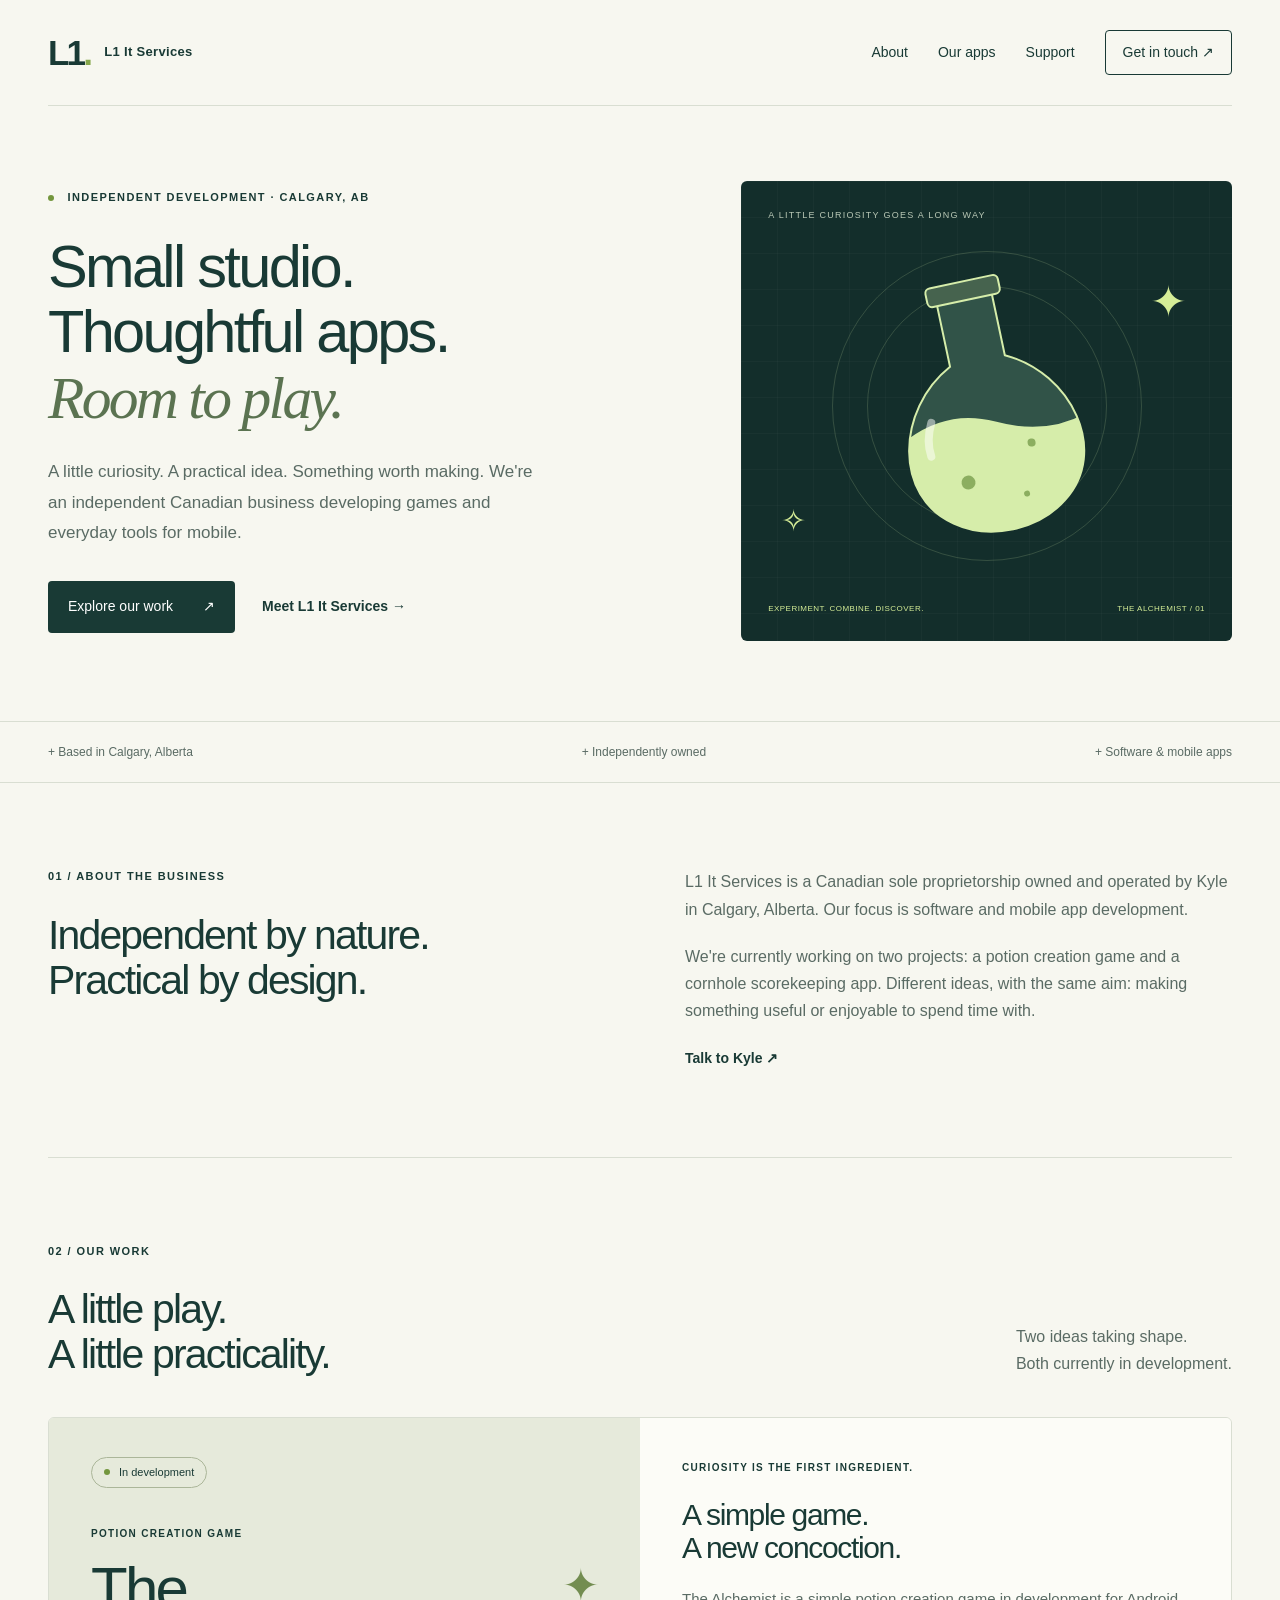
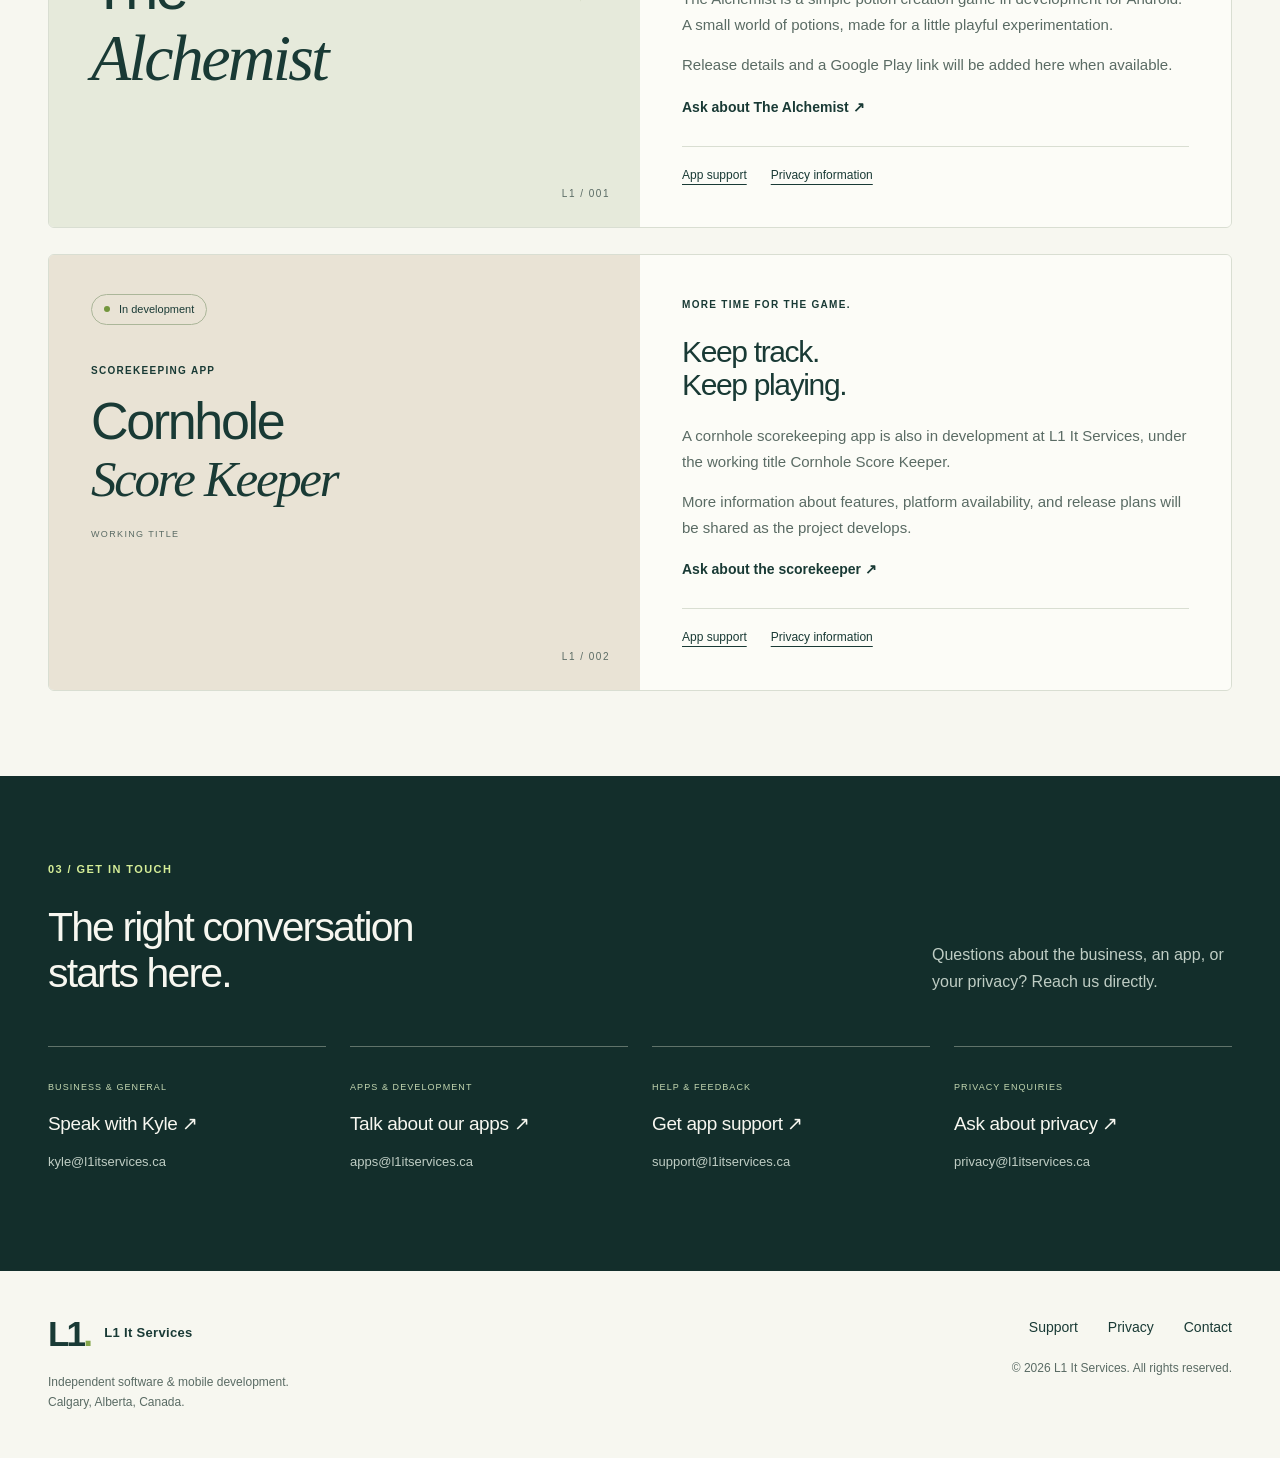
<file: index.html>
<!doctype html>
<html lang="en-CA">
<head><meta charset="utf-8"><meta name="viewport" content="width=device-width, initial-scale=1"><title>L1 It Services | Independent app development · Calgary</title><meta name="description" content="L1 It Services is an independent software and mobile app business in Calgary, Alberta, Canada. Discover our projects and contact us for app support."><meta name="theme-color" content="#183b35"><link rel="stylesheet" href="styles.css"><link rel="icon" href="favicon.svg" type="image/svg+xml"></head>
<body><a class="skip" href="#main">Skip to content</a>
<header class="wrap header"><a class="brand" href="./"><b>L1<span>.</span></b><span>L1 It Services</span></a><nav aria-label="Main navigation"><a href="#about">About</a><a href="#apps">Our apps</a><a href="support.html">Support</a><a class="nav-cta" href="#contact">Get in touch ↗</a></nav></header>
<main id="main">
<section class="wrap hero"><div><p class="eyebrow"><i></i> INDEPENDENT DEVELOPMENT · CALGARY, AB</p><h1>Small studio.<br>Thoughtful apps.<br><em>Room to play.</em></h1><p class="intro">A little curiosity. A practical idea. Something worth making. We're an independent Canadian business developing games and everyday tools for mobile.</p><div class="actions"><a class="button" href="#apps">Explore our work <span aria-hidden="true">↗</span></a><a class="text-link" href="#about">Meet L1 It Services →</a></div></div>
<div class="art" aria-hidden="true"><span class="art-top">A LITTLE CURIOSITY GOES A LONG WAY</span><div class="orbit"></div><div class="orbit inner"></div><span class="spark s1">✦</span><span class="spark s2">✧</span><svg class="potion" viewBox="0 0 240 300"><defs><clipPath id="bottle"><path d="M92 35H148V104C210 135 230 220 177 258C145 282 95 282 63 258C10 220 30 135 92 104Z"/></clipPath></defs><g transform="rotate(-12 120 150)"><path d="M92 35H148V104C210 135 230 220 177 258C145 282 95 282 63 258C10 220 30 135 92 104Z" fill="#315348" stroke="#d6edaa" stroke-width="2"/><path d="M10 181Q70 139 125 167T230 172V300H10Z" fill="#d6edaa" clip-path="url(#bottle)"/><rect x="83" y="23" width="74" height="19" rx="5" fill="#46634e" stroke="#d6edaa" stroke-width="2"/><path d="M62 155Q53 172 55 188" stroke="#ffffff80" stroke-width="8" stroke-linecap="round" fill="none"/><g fill="#8cae60"><circle cx="86" cy="221" r="7"/><circle cx="156" cy="195" r="4"/><circle cx="141" cy="244" r="3"/></g></g></svg><div class="art-bottom"><span>EXPERIMENT. COMBINE. DISCOVER.</span><span>THE ALCHEMIST / 01</span></div></div></section>
<div class="strip"><div class="wrap"><span>+ Based in Calgary, Alberta</span><span>+ Independently owned</span><span>+ Software &amp; mobile apps</span></div></div>
<section id="about" class="wrap section about"><div><p class="eyebrow">01 / ABOUT THE BUSINESS</p><h2>Independent by nature.<br>Practical by design.</h2></div><div><p>L1 It Services is a Canadian sole proprietorship owned and operated by Kyle in Calgary, Alberta. Our focus is software and mobile app development.</p><p>We're currently working on two projects: a potion creation game and a cornhole scorekeeping app. Different ideas, with the same aim: making something useful or enjoyable to spend time with.</p><a class="text-link" href="mailto:kyle@l1itservices.ca">Talk to Kyle ↗</a></div></section>
<section id="apps" class="wrap section"><div class="section-heading"><div><p class="eyebrow">02 / OUR WORK</p><h2>A little play.<br>A little practicality.</h2></div><p>Two ideas taking shape.<br>Both currently in development.</p></div>
<article class="project"><div class="project-art alchemist"><span class="badge"><i></i> In development</span><p class="eyebrow">POTION CREATION GAME</p><h3>The<br><em>Alchemist</em></h3><span class="project-symbol" aria-hidden="true">✦</span><span class="project-no">L1 / 001</span></div><div class="project-copy"><p class="eyebrow">CURIOSITY IS THE FIRST INGREDIENT.</p><h4>A simple game.<br>A new concoction.</h4><p>The Alchemist is a simple potion creation game in development for Android. A small world of potions, made for a little playful experimentation.</p><p>Release details and a Google Play link will be added here when available.</p><a class="text-link" href="mailto:apps@l1itservices.ca?subject=The%20Alchemist">Ask about The Alchemist ↗</a><div class="project-links"><a href="support.html">App support</a><a href="privacy.html">Privacy information</a></div></div></article>
<article class="project"><div class="project-art cornhole"><span class="badge"><i></i> In development</span><p class="eyebrow">SCOREKEEPING APP</p><h3>Cornhole<br><em>Score Keeper</em></h3><span class="working">WORKING TITLE</span><span class="project-no">L1 / 002</span></div><div class="project-copy"><p class="eyebrow">MORE TIME FOR THE GAME.</p><h4>Keep track.<br>Keep playing.</h4><p>A cornhole scorekeeping app is also in development at L1 It Services, under the working title Cornhole Score Keeper.</p><p>More information about features, platform availability, and release plans will be shared as the project develops.</p><a class="text-link" href="mailto:apps@l1itservices.ca?subject=Cornhole%20Score%20Keeper">Ask about the scorekeeper ↗</a><div class="project-links"><a href="support.html">App support</a><a href="privacy.html">Privacy information</a></div></div></article>
</section>
<section id="contact" class="contact"><div class="wrap section"><div class="section-heading"><div><p class="eyebrow">03 / GET IN TOUCH</p><h2>The right conversation<br>starts here.</h2></div><p>Questions about the business, an app, or your privacy? Reach us directly.</p></div><div class="contact-grid"><a href="mailto:kyle@l1itservices.ca"><span>BUSINESS &amp; GENERAL</span><h3>Speak with Kyle ↗</h3><p>kyle@l1itservices.ca</p></a><a href="mailto:apps@l1itservices.ca"><span>APPS &amp; DEVELOPMENT</span><h3>Talk about our apps ↗</h3><p>apps@l1itservices.ca</p></a><a href="mailto:support@l1itservices.ca"><span>HELP &amp; FEEDBACK</span><h3>Get app support ↗</h3><p>support@l1itservices.ca</p></a><a href="mailto:privacy@l1itservices.ca"><span>PRIVACY ENQUIRIES</span><h3>Ask about privacy ↗</h3><p>privacy@l1itservices.ca</p></a></div></div></section></main>
<footer class="wrap footer"><div><a class="brand" href="./"><b>L1<span>.</span></b><span>L1 It Services</span></a><p>Independent software &amp; mobile development.<br>Calgary, Alberta, Canada.</p></div><div><nav aria-label="Footer navigation"><a href="support.html">Support</a><a href="privacy.html">Privacy</a><a href="#contact">Contact</a></nav><p>© 2026 L1 It Services. All rights reserved.</p></div></footer></body></html>
</file>
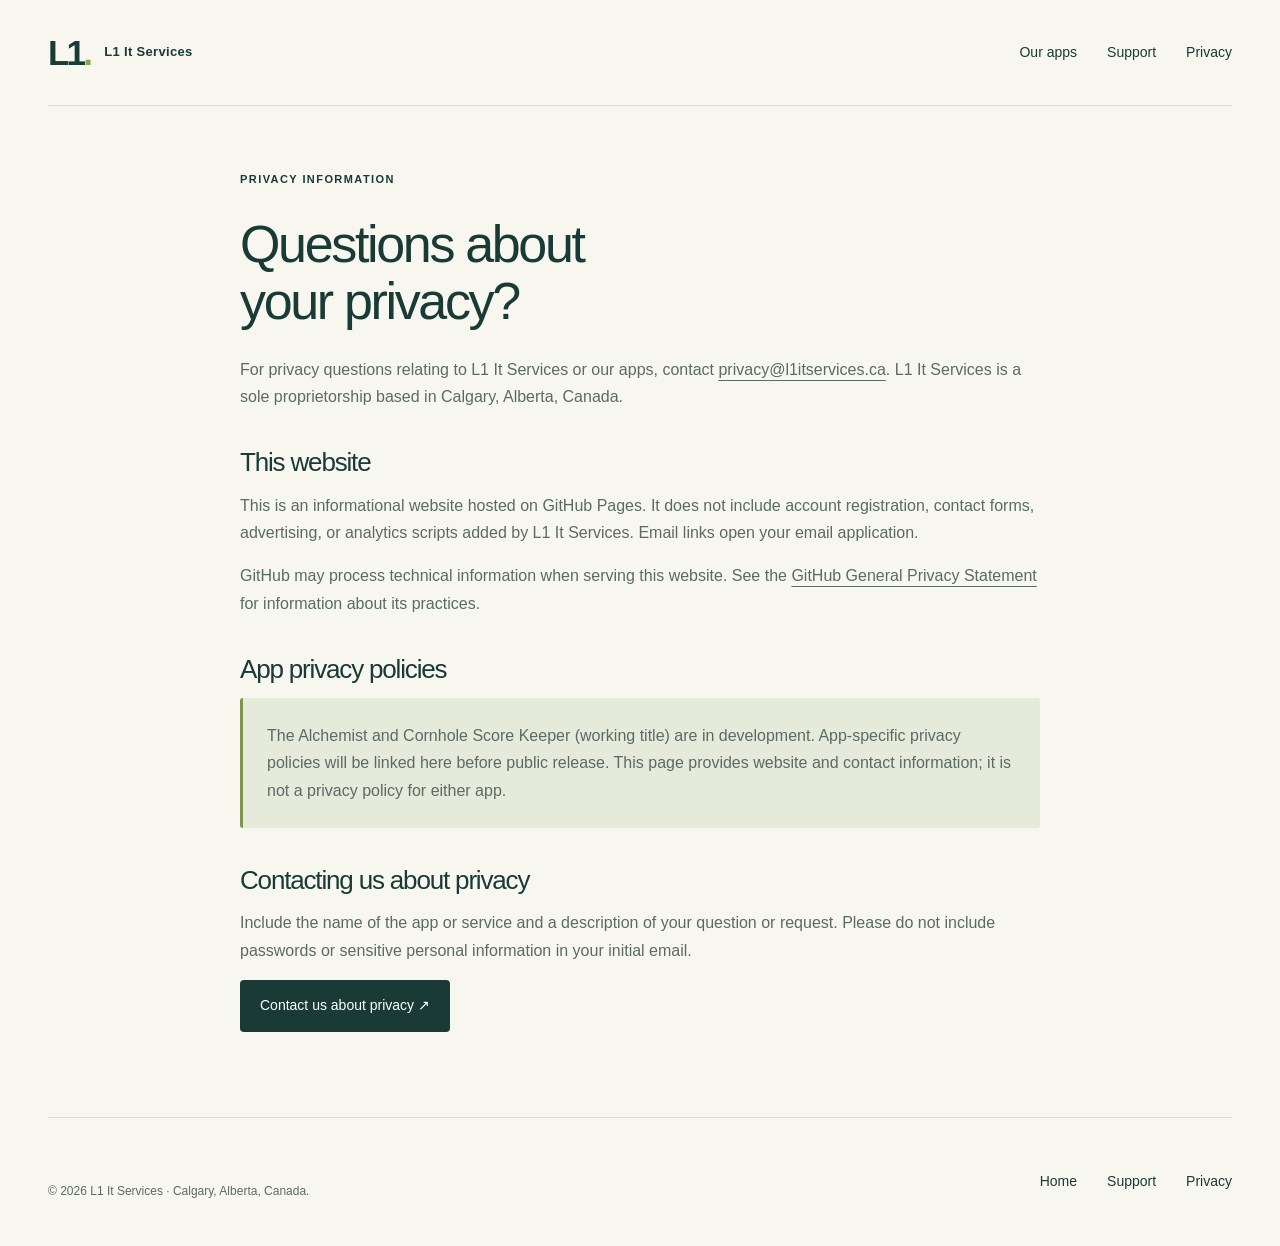
<file: privacy.html>
<!doctype html><html lang="en-CA"><head><meta charset="utf-8"><meta name="viewport" content="width=device-width, initial-scale=1"><title>Privacy information | L1 It Services</title><link rel="stylesheet" href="styles.css"><link rel="icon" href="favicon.svg" type="image/svg+xml"></head><body><a class="skip" href="#main">Skip to content</a><header class="header wrap"><a class="brand" href="./"><b>L1<span>.</span></b><span>L1 It Services</span></a><nav aria-label="Main navigation"><a href="./#apps">Our apps</a><a href="support.html">Support</a><a href="privacy.html">Privacy</a></nav></header><main id="main" class="page-main wrap"><p class="eyebrow">PRIVACY INFORMATION</p><h1>Questions about<br>your privacy?</h1><p>For privacy questions relating to L1 It Services or our apps, contact <a href="mailto:privacy@l1itservices.ca">privacy@l1itservices.ca</a>. L1 It Services is a sole proprietorship based in Calgary, Alberta, Canada.</p><h2>This website</h2><p>This is an informational website hosted on GitHub Pages. It does not include account registration, contact forms, advertising, or analytics scripts added by L1 It Services. Email links open your email application.</p><p>GitHub may process technical information when serving this website. See the <a href="https://docs.github.com/en/site-policy/privacy-policies/github-general-privacy-statement">GitHub General Privacy Statement</a> for information about its practices.</p><h2>App privacy policies</h2><div class="notice"><p>The Alchemist and Cornhole Score Keeper (working title) are in development. App-specific privacy policies will be linked here before public release. This page provides website and contact information; it is not a privacy policy for either app.</p></div><h2>Contacting us about privacy</h2><p>Include the name of the app or service and a description of your question or request. Please do not include passwords or sensitive personal information in your initial email.</p><a class="button" href="mailto:privacy@l1itservices.ca">Contact us about privacy ↗</a></main><footer class="footer wrap"><p>© 2026 L1 It Services · Calgary, Alberta, Canada.</p><nav aria-label="Footer navigation"><a href="./">Home</a><a href="support.html">Support</a><a href="privacy.html">Privacy</a></nav></footer></body></html>
</file>
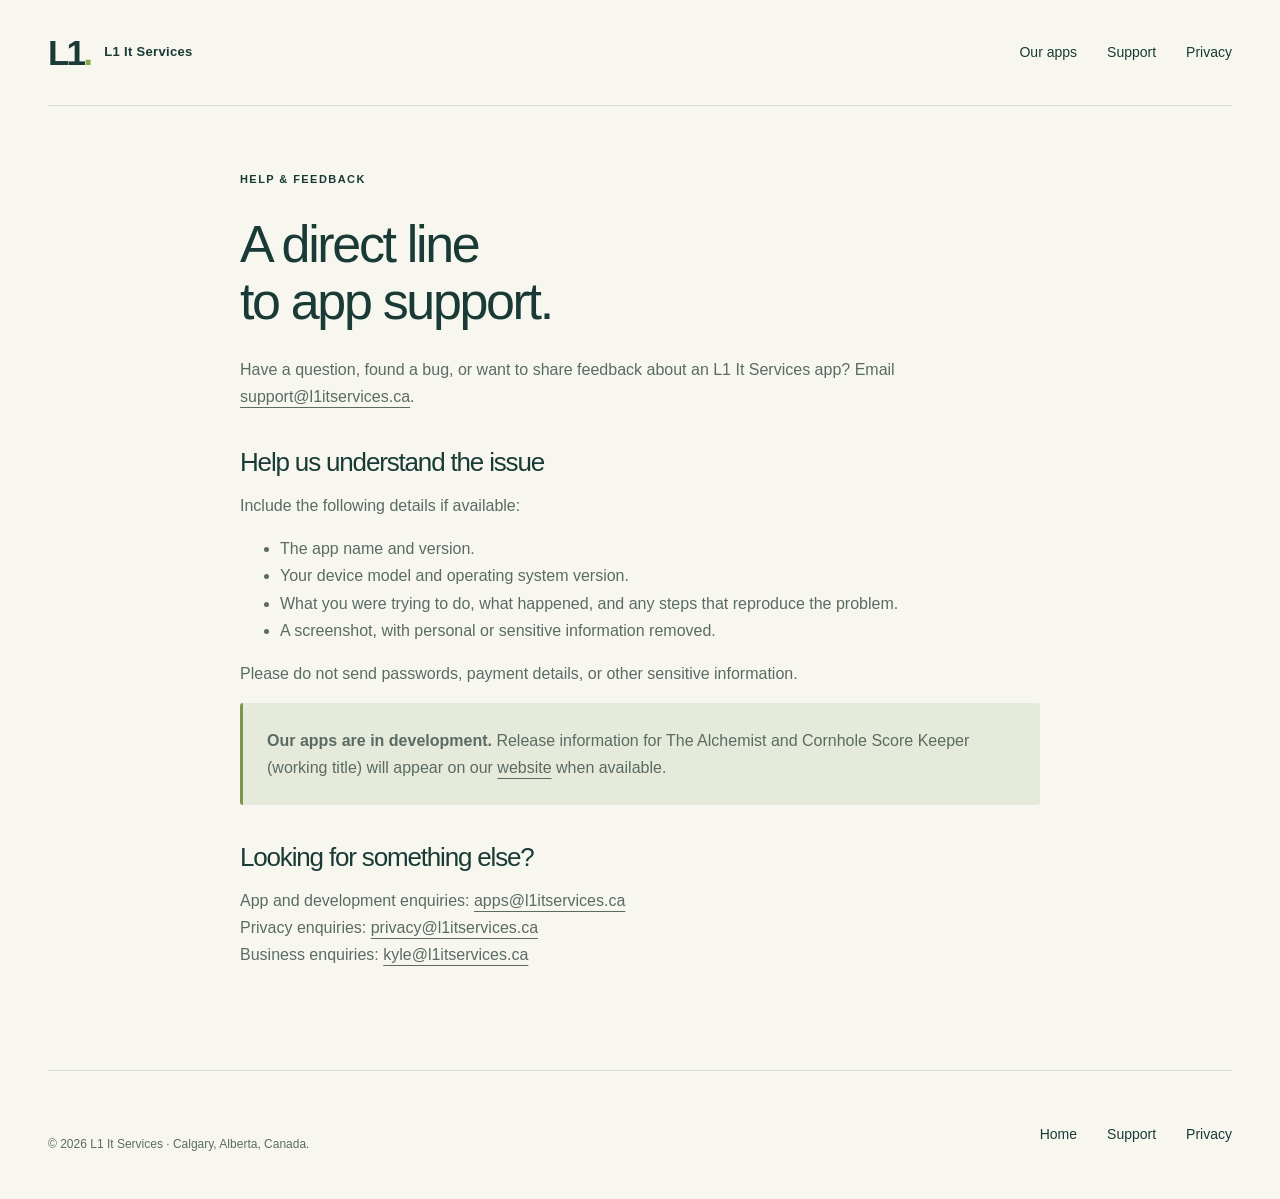
<file: support.html>
<!doctype html><html lang="en-CA"><head><meta charset="utf-8"><meta name="viewport" content="width=device-width, initial-scale=1"><title>App support | L1 It Services</title><link rel="stylesheet" href="styles.css"><link rel="icon" href="favicon.svg" type="image/svg+xml"></head><body><a class="skip" href="#main">Skip to content</a><header class="header wrap"><a class="brand" href="./"><b>L1<span>.</span></b><span>L1 It Services</span></a><nav aria-label="Main navigation"><a href="./#apps">Our apps</a><a href="support.html">Support</a><a href="privacy.html">Privacy</a></nav></header><main id="main" class="page-main wrap"><p class="eyebrow">HELP &amp; FEEDBACK</p><h1>A direct line<br>to app support.</h1><p>Have a question, found a bug, or want to share feedback about an L1 It Services app? Email <a href="mailto:support@l1itservices.ca">support@l1itservices.ca</a>.</p><h2>Help us understand the issue</h2><p>Include the following details if available:</p><ul><li>The app name and version.</li><li>Your device model and operating system version.</li><li>What you were trying to do, what happened, and any steps that reproduce the problem.</li><li>A screenshot, with personal or sensitive information removed.</li></ul><p>Please do not send passwords, payment details, or other sensitive information.</p><div class="notice"><p><strong>Our apps are in development.</strong> Release information for The Alchemist and Cornhole Score Keeper (working title) will appear on our <a href="./#apps">website</a> when available.</p></div><h2>Looking for something else?</h2><p>App and development enquiries: <a href="mailto:apps@l1itservices.ca">apps@l1itservices.ca</a><br>Privacy enquiries: <a href="mailto:privacy@l1itservices.ca">privacy@l1itservices.ca</a><br>Business enquiries: <a href="mailto:kyle@l1itservices.ca">kyle@l1itservices.ca</a></p></main><footer class="footer wrap"><p>© 2026 L1 It Services · Calgary, Alberta, Canada.</p><nav aria-label="Footer navigation"><a href="./">Home</a><a href="support.html">Support</a><a href="privacy.html">Privacy</a></nav></footer></body></html>
</file>
<file: styles.css>
:root{--paper:#f7f7f0;--ink:#193a35;--muted:#5a6b64;--line:#d9ded2;--lime:#d5ed97;--dark:#132e2b}*{box-sizing:border-box}html{scroll-behavior:smooth;scroll-padding-top:25px}body{margin:0;background:var(--paper);color:var(--ink);font:16px/1.7 Arial,Helvetica,sans-serif}a{color:inherit;text-underline-offset:5px}a:focus-visible{outline:3px solid #86a74b;outline-offset:6px}h1,h2,h3,h4,p{margin-top:0}h1,h2,h3,h4{line-height:1.1;font-weight:500;letter-spacing:-.045em}h1{font-size:clamp(42px,4.65vw,68px);margin-bottom:26px}h2{font-size:clamp(32px,3.2vw,46px);margin-bottom:0}em{font-family:Georgia,'Times New Roman',serif;font-weight:400}h1 em{color:#5b7351}.wrap{width:min(1200px,calc(100% - 96px));margin-inline:auto}.header{min-height:106px;display:flex;justify-content:space-between;align-items:center;gap:30px;border-bottom:1px solid var(--line)}.brand{display:inline-flex;align-items:center;gap:14px;text-decoration:none;font-size:13px;font-weight:700;letter-spacing:.025em;white-space:nowrap}.brand b{font-size:35px;line-height:1;letter-spacing:-.08em}.brand b span{color:#86a74b}.header nav,.footer nav{display:flex;align-items:center;gap:30px}.header nav a,.footer nav a{text-decoration:none;font-size:14px}.header nav a:hover,.footer nav a:hover{text-decoration:underline}.nav-cta{border:1px solid var(--ink);padding:10px 17px;border-radius:4px}.hero{padding-block:75px 80px;display:grid;grid-template-columns:1.3fr 1fr;gap:55px;align-items:center}.eyebrow{font-size:11px;letter-spacing:.13em;font-weight:700;margin-bottom:27px;line-height:1.6}i{display:inline-block;width:6px;height:6px;border-radius:50%;background:#73963d;margin-right:9px;vertical-align:middle}.intro{max-width:490px;color:var(--muted);font-size:17px;line-height:1.8;margin-bottom:32px}.actions{display:flex;gap:27px;align-items:center;flex-wrap:wrap}.button{display:inline-flex;align-items:center;gap:30px;background:var(--ink);color:white;padding:14px 20px;border-radius:4px;font-size:14px;text-decoration:none}.button:hover{background:#285349}.text-link{font-size:14px;font-weight:600;text-decoration:none}.text-link:hover{text-decoration:underline}.art{height:460px;position:relative;background-color:var(--dark);background-image:linear-gradient(#ffffff06 1px,transparent 1px),linear-gradient(90deg,#ffffff06 1px,transparent 1px);background-size:36px 36px;overflow:hidden;border-radius:6px;color:var(--lime)}.art-top{position:absolute;top:27px;left:27px;font-size:9px;letter-spacing:.14em;color:#b9c8b6}.orbit{position:absolute;left:50%;top:49%;border:1px solid #b5cd9535;border-radius:50%;transform:translate(-50%,-50%);width:310px;height:310px}.orbit.inner{width:240px;height:240px}.spark{position:absolute;font-family:Georgia,serif}.s1{top:85px;right:45px;font-size:44px}.s2{left:40px;bottom:95px;font-size:30px}.potion{position:absolute;left:50%;top:49%;transform:translate(-50%,-50%);width:240px;height:300px}.art-bottom{position:absolute;bottom:25px;left:27px;right:27px;display:flex;justify-content:space-between;gap:10px;font-size:8px;letter-spacing:.06em}.strip{border-block:1px solid var(--line)}.strip .wrap{display:flex;justify-content:space-between;gap:20px;padding-block:20px;font-size:12px;color:var(--muted)}.section{padding-block:85px}.about{display:grid;grid-template-columns:1fr 1fr;gap:90px;border-bottom:1px solid var(--line)}.about p:not(.eyebrow){color:var(--muted);margin-bottom:20px}.section-heading{display:flex;justify-content:space-between;gap:60px;align-items:end;margin-bottom:40px}.section-heading>p{color:var(--muted);max-width:300px;margin:0}.project{display:grid;grid-template-columns:1fr 1fr;border:1px solid var(--line);border-radius:6px;overflow:hidden;margin-top:26px}.project-art{background:#e6eadb;padding:38px 42px;position:relative;min-height:405px}.badge{display:inline-flex;align-items:center;border:1px solid #abb699;border-radius:30px;font-size:11px;padding:5px 12px}.project-art .eyebrow{font-size:10px;margin:38px 0 14px}.project-art h3{font-size:60px;margin:0}.project-art em{font-size:66px}.project-symbol{position:absolute;right:40px;top:130px;font-size:45px;color:#738d51}.project-no{position:absolute;bottom:25px;right:30px;font-size:10px;letter-spacing:.15em;color:var(--muted)}.cornhole{background:#e9e3d5}.cornhole h3{font-size:52px}.cornhole em{font-size:51px}.working{display:block;font-size:9px;letter-spacing:.15em;margin-top:20px;color:var(--muted)}.project-copy{padding:42px;background:#fcfcf7}.project-copy .eyebrow{font-size:10px;margin-bottom:22px}.project-copy h4{font-size:30px;margin-bottom:22px}.project-copy>p:not(.eyebrow){font-size:15px;color:var(--muted)}.project-links{display:flex;gap:24px;border-top:1px solid var(--line);margin-top:26px;padding-top:18px;font-size:12px}.contact{background:var(--dark);color:var(--paper)}.contact .eyebrow{color:var(--lime)}.contact .section-heading>p{color:#bfcdc4}.contact-grid{display:grid;grid-template-columns:repeat(4,1fr);gap:24px;margin-top:50px}.contact-grid>a{border-top:1px solid #60736a;padding-top:24px;text-decoration:none;min-width:0}.contact-grid>a>span{font-size:9px;letter-spacing:.12em;color:#c4d7b1}.contact-grid h3{font-size:19px;letter-spacing:-.02em;margin-block:16px}.contact-grid p{font-size:13px;color:#bfcdc4;overflow-wrap:anywhere}.contact-grid>a:hover h3{text-decoration:underline;text-underline-offset:5px}.footer{padding-block:45px;display:flex;justify-content:space-between;gap:30px}.footer p{font-size:12px;color:var(--muted);margin-top:18px;margin-bottom:0}.footer>div:last-child{text-align:right}.footer nav{justify-content:flex-end}.skip{position:absolute;top:-100px;left:20px;background:white;padding:10px;z-index:10}.skip:focus{top:10px}.page-main{max-width:800px;padding-block:65px 85px;min-height:65vh}.page-main h1{font-size:52px}.page-main h2{font-size:26px;margin:38px 0 15px}.page-main p,.page-main li{color:var(--muted)}.page-main .eyebrow{color:var(--ink)}.notice{padding:24px;background:#e6eadb;border-left:3px solid #7c964d;border-radius:3px}.notice p:last-child{margin-bottom:0}.page-main+.footer{border-top:1px solid var(--line)}@media(max-width:1000px){.wrap{width:calc(100% - 56px)}.hero{gap:30px}.art{height:410px}.contact-grid{grid-template-columns:repeat(2,1fr);gap:35px}.about{gap:40px}.project-art,.project-copy{padding:30px}.project-art h3{font-size:49px}.project-art em{font-size:53px}.cornhole em{font-size:43px}.project-symbol{font-size:30px;right:25px}.art-bottom{flex-direction:column}}@media(max-width:720px){.wrap{width:calc(100% - 40px)}.header{min-height:100px;flex-wrap:wrap;gap:18px;padding-block:22px}.header nav{gap:22px;flex-wrap:wrap;width:100%}.header nav a{font-size:12px}.nav-cta{padding:0;border:none}.hero{grid-template-columns:1fr;padding-block:45px;gap:40px}h1{font-size:clamp(36px,8vw,54px)}.hero .eyebrow{font-size:9px}.art{height:360px}.art-bottom{flex-direction:row;font-size:7px}.strip .wrap{flex-direction:column;gap:5px;padding-block:17px}.section{padding-block:55px}.about{grid-template-columns:1fr;gap:25px}.section-heading{align-items:start;flex-direction:column;gap:20px}.project{grid-template-columns:1fr}.project-art{min-height:350px}.project-art h3{font-size:56px}.project-art em{font-size:60px}.cornhole em{font-size:46px}.project-copy{padding:30px 25px}.footer{flex-direction:column}.footer>div:last-child{text-align:left}.footer nav{justify-content:flex-start}.contact-grid{gap:28px 20px}.contact-grid h3{font-size:17px}.contact-grid p{font-size:12px}.page-main{padding-block:45px 60px}.page-main h1{font-size:40px}}@media(prefers-reduced-motion:reduce){html{scroll-behavior:auto}}
</file>
